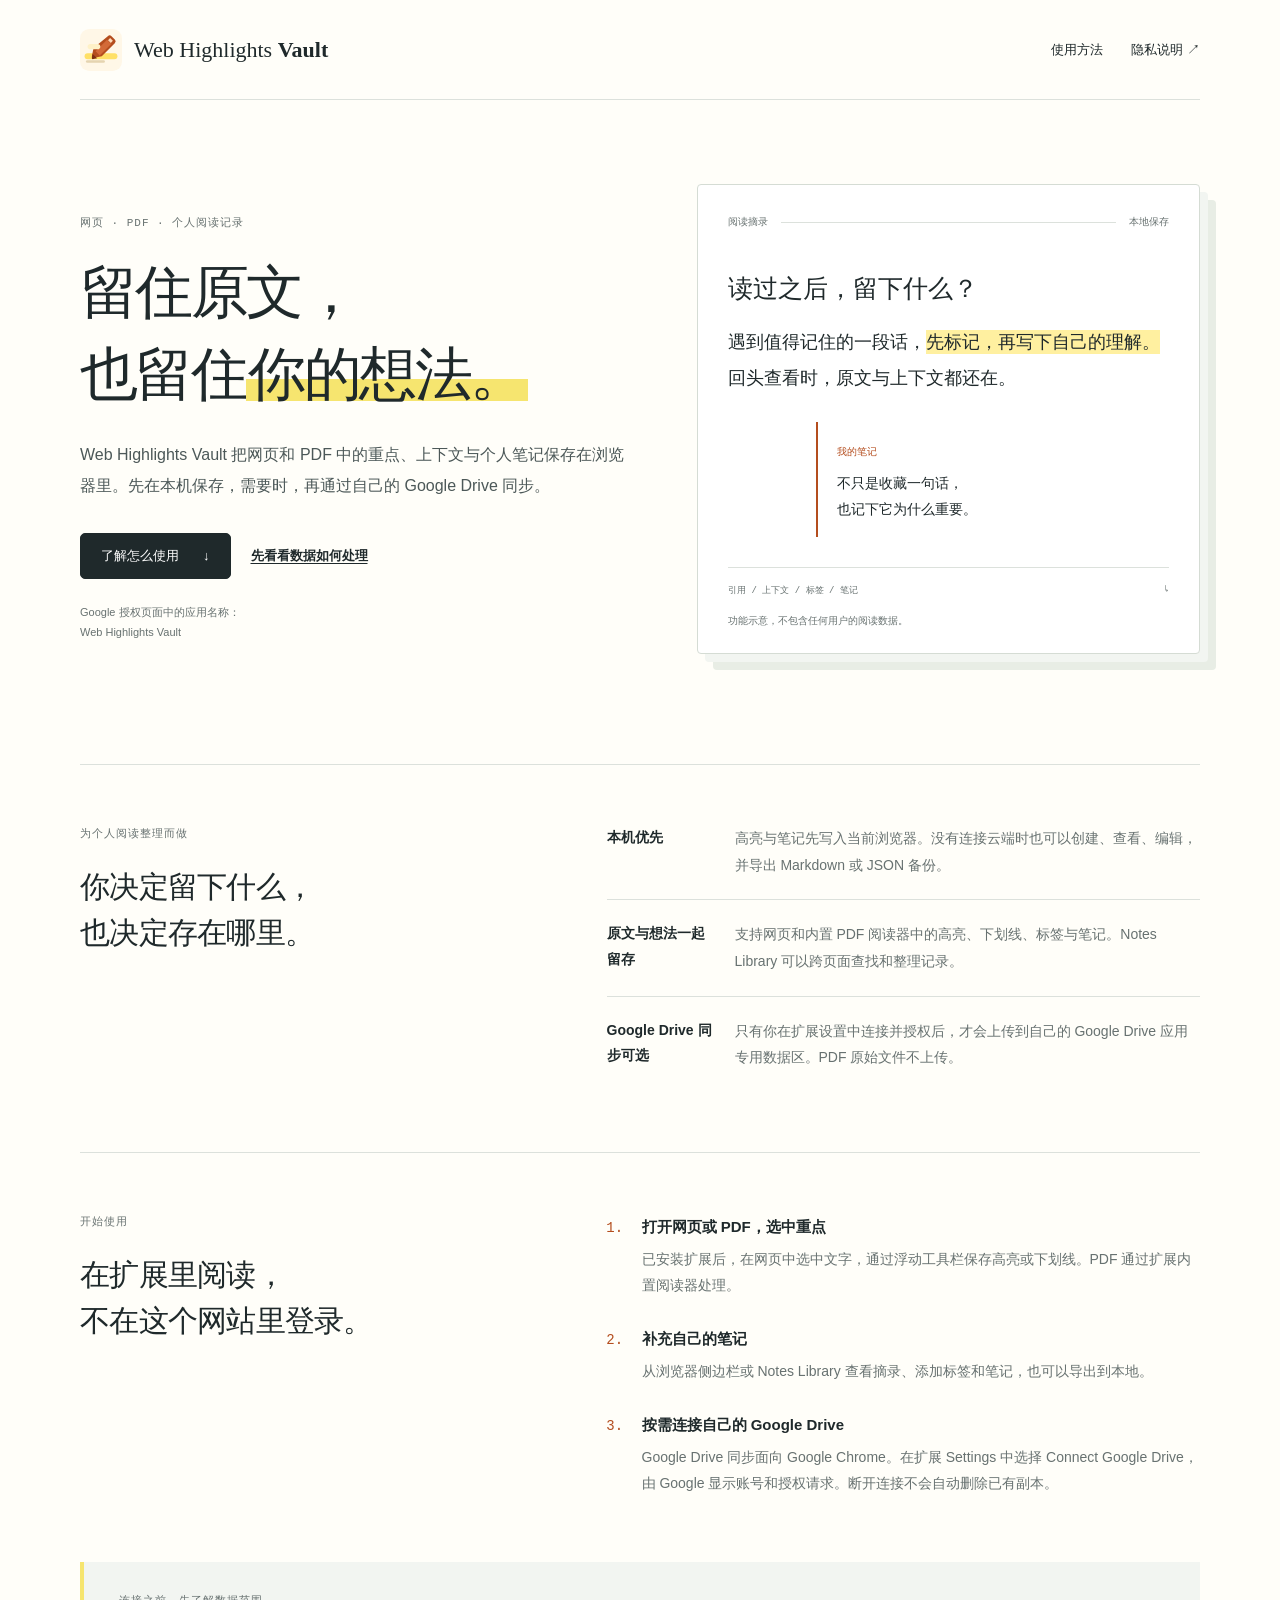
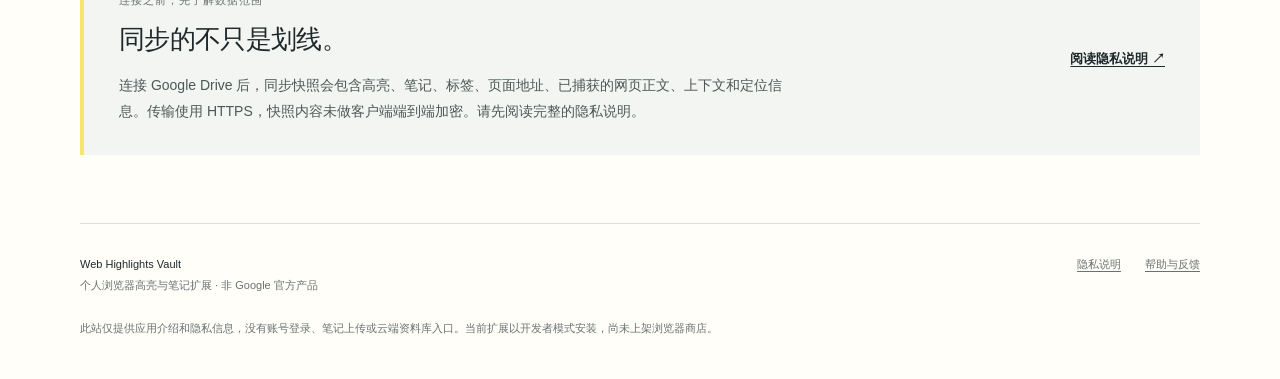
<file: index.html>
<!doctype html>
<html lang="zh-CN">
  <head>
    <meta charset="utf-8">
    <meta name="viewport" content="width=device-width, initial-scale=1">
    <meta name="description" content="Web Highlights Vault 是一个本地优先的浏览器高亮与笔记扩展。保存网页和 PDF 摘录，并可选择通过自己的 Google Drive 同步。">
    <meta name="referrer" content="no-referrer">
    <meta http-equiv="Content-Security-Policy" content="default-src 'none'; img-src 'self'; style-src 'self'; base-uri 'none'; form-action 'none'">
    <link rel="canonical" href="https://cheney-chenen.github.io/web-highlights-vault-info/">
    <link rel="icon" href="icon.svg" type="image/svg+xml">
    <link rel="stylesheet" href="styles.css">
    <title>Web Highlights Vault — 网页高亮与个人笔记</title>
  </head>
  <body>
    <a class="skip-link" href="#content">跳至正文</a>
    <header class="site-header wrap">
      <a class="brand" href="index.html" aria-label="Web Highlights Vault 首页">
        <img src="icon.svg" alt="" width="42" height="42">
        <span>Web Highlights <strong>Vault</strong></span>
      </a>
      <nav aria-label="主导航">
        <a href="#usage">使用方法</a>
        <a href="privacy.html">隐私说明 <span aria-hidden="true">↗</span></a>
      </nav>
    </header>

    <main id="content">
      <section class="hero wrap" aria-labelledby="hero-title">
        <div class="hero-copy">
          <p class="eyebrow">网页 · PDF · 个人阅读记录</p>
          <h1 id="hero-title">留住原文，<br>也留住<span class="marker">你的想法。</span></h1>
          <p class="lead">Web Highlights Vault 把网页和 PDF 中的重点、上下文与个人笔记保存在浏览器里。先在本机保存，需要时，再通过自己的 Google Drive 同步。</p>
          <div class="hero-actions">
            <a class="button" href="#usage">了解怎么使用 <span aria-hidden="true">↓</span></a>
            <a class="text-link" href="privacy.html">先看看数据如何处理</a>
          </div>
          <p class="fine-print">Google 授权页面中的应用名称：<br><strong>Web Highlights Vault</strong></p>
        </div>
        <figure class="reading-sheet" aria-labelledby="demo-caption">
          <div class="sheet-heading"><span>阅读摘录</span><span class="sheet-rule" aria-hidden="true"></span><span>本地保存</span></div>
          <p class="demo-title">读过之后，留下什么？</p>
          <p class="demo-paragraph">遇到值得记住的一段话，<mark>先标记，再写下自己的理解。</mark> 回头查看时，原文与上下文都还在。</p>
          <aside class="margin-note" aria-label="笔记示意">
            <span class="note-label">我的笔记</span>
            <p>不只是收藏一句话，<br>也记下它为什么重要。</p>
          </aside>
          <div class="sheet-bottom"><span>引用 / 上下文 / 标签 / 笔记</span><span aria-hidden="true">↳</span></div>
          <figcaption id="demo-caption">功能示意，不包含任何用户的阅读数据。</figcaption>
        </figure>
      </section>

      <section class="principles wrap" aria-labelledby="principles-title">
        <div class="section-intro">
          <p class="eyebrow">为个人阅读整理而做</p>
          <h2 id="principles-title">你决定留下什么，<br>也决定存在哪里。</h2>
        </div>
        <dl class="feature-list">
          <div><dt>本机优先</dt><dd>高亮与笔记先写入当前浏览器。没有连接云端时也可以创建、查看、编辑，并导出 Markdown 或 JSON 备份。</dd></div>
          <div><dt>原文与想法一起留存</dt><dd>支持网页和内置 PDF 阅读器中的高亮、下划线、标签与笔记。Notes Library 可以跨页面查找和整理记录。</dd></div>
          <div><dt>Google Drive 同步可选</dt><dd>只有你在扩展设置中连接并授权后，才会上传到自己的 Google Drive 应用专用数据区。PDF 原始文件不上传。</dd></div>
        </dl>
      </section>

      <section id="usage" class="usage wrap" aria-labelledby="usage-title">
        <div class="section-intro">
          <p class="eyebrow">开始使用</p>
          <h2 id="usage-title">在扩展里阅读，<br>不在这个网站里登录。</h2>
        </div>
        <ol class="steps">
          <li><h3>打开网页或 PDF，选中重点</h3><p>已安装扩展后，在网页中选中文字，通过浮动工具栏保存高亮或下划线。PDF 通过扩展内置阅读器处理。</p></li>
          <li><h3>补充自己的笔记</h3><p>从浏览器侧边栏或 Notes Library 查看摘录、添加标签和笔记，也可以导出到本地。</p></li>
          <li><h3>按需连接自己的 Google Drive</h3><p>Google Drive 同步面向 Google Chrome。在扩展 Settings 中选择 Connect Google Drive，由 Google 显示账号和授权请求。断开连接不会自动删除已有副本。</p></li>
        </ol>
      </section>

      <section class="data-note wrap" aria-labelledby="data-title">
        <div>
          <p class="eyebrow">连接之前，先了解数据范围</p>
          <h2 id="data-title">同步的不只是划线。</h2>
          <p>连接 Google Drive 后，同步快照会包含高亮、笔记、标签、页面地址、已捕获的网页正文、上下文和定位信息。传输使用 HTTPS，快照内容未做客户端端到端加密。请先阅读完整的隐私说明。</p>
        </div>
        <a class="text-link" href="privacy.html">阅读隐私说明 <span aria-hidden="true">↗</span></a>
      </section>
    </main>

    <footer class="site-footer wrap">
      <p><strong>Web Highlights Vault</strong><br>个人浏览器高亮与笔记扩展 · 非 Google 官方产品</p>
      <div><a href="privacy.html">隐私说明</a><a href="https://github.com/cheney-chenen/web-highlights-vault-info/issues" rel="noreferrer">帮助与反馈</a></div>
      <p class="footer-note">此站仅提供应用介绍和隐私信息，没有账号登录、笔记上传或云端资料库入口。当前扩展以开发者模式安装，尚未上架浏览器商店。</p>
    </footer>
  </body>
</html>
</file>
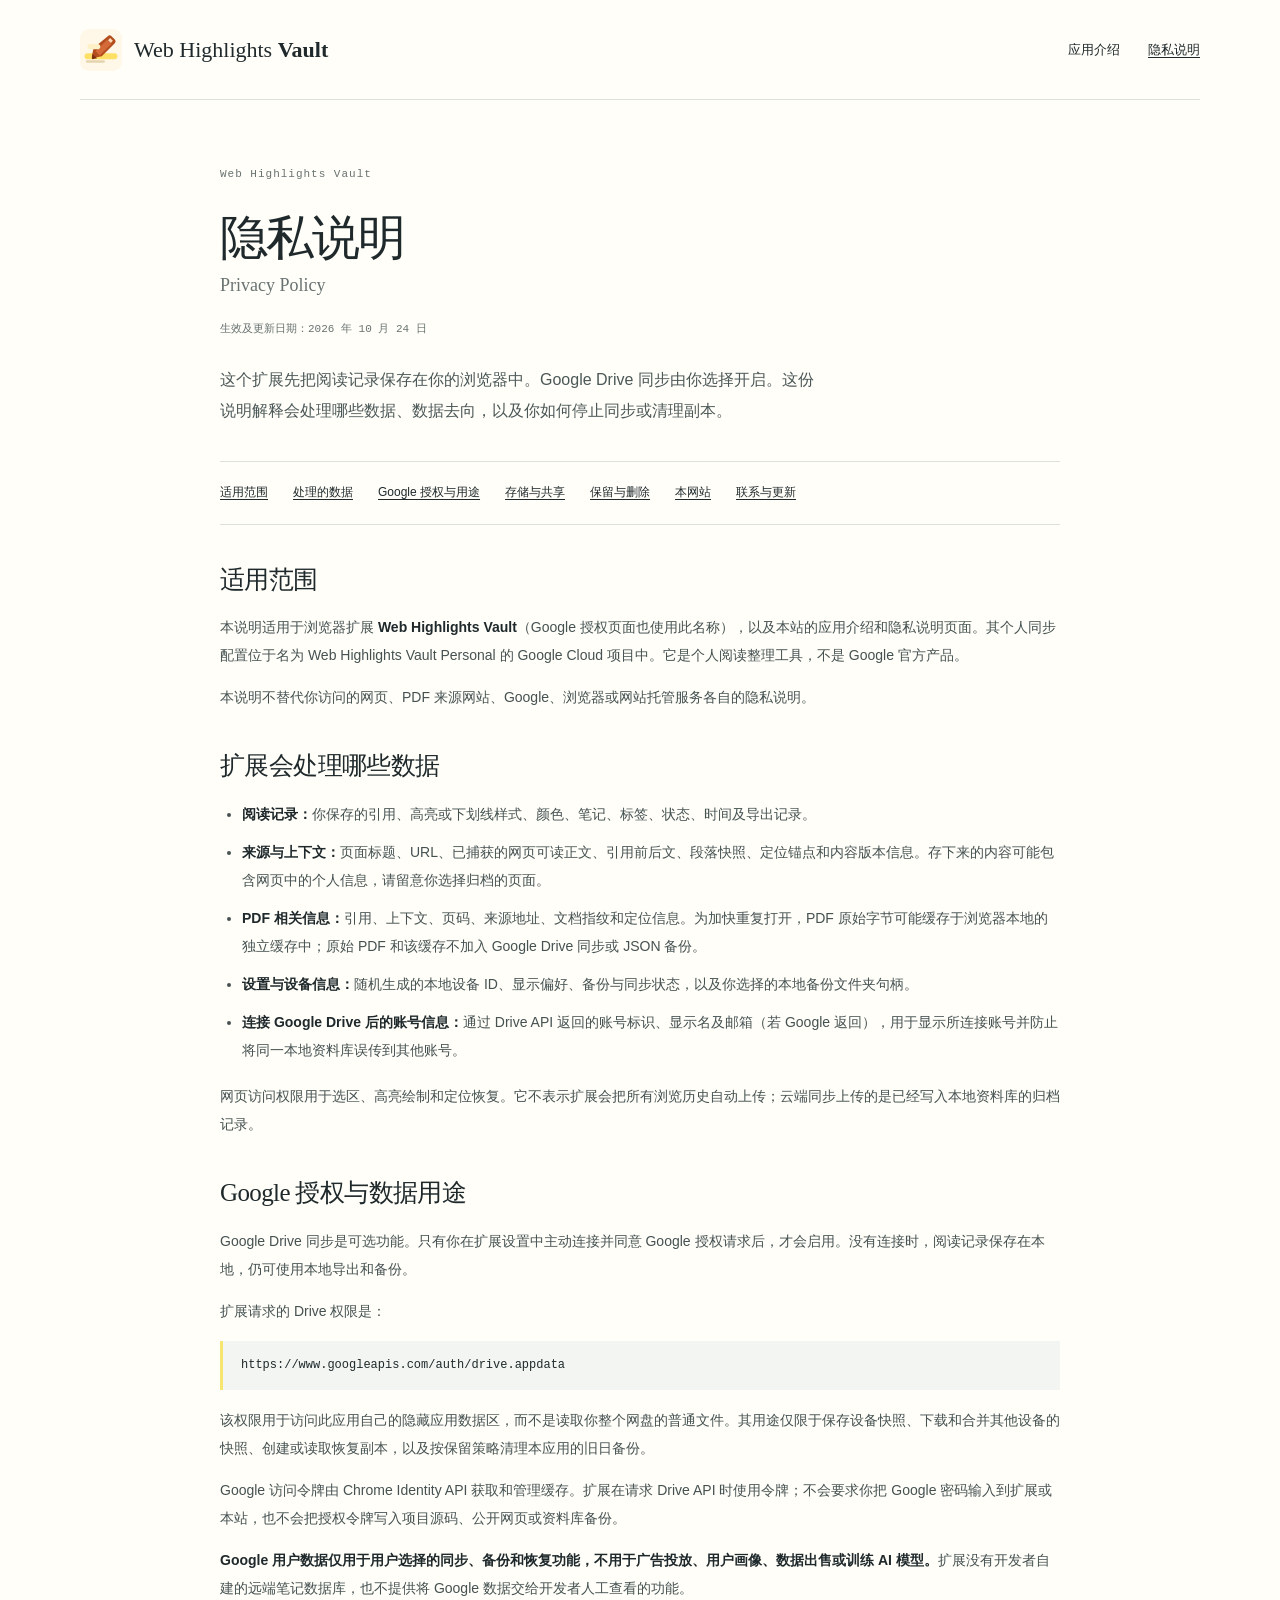
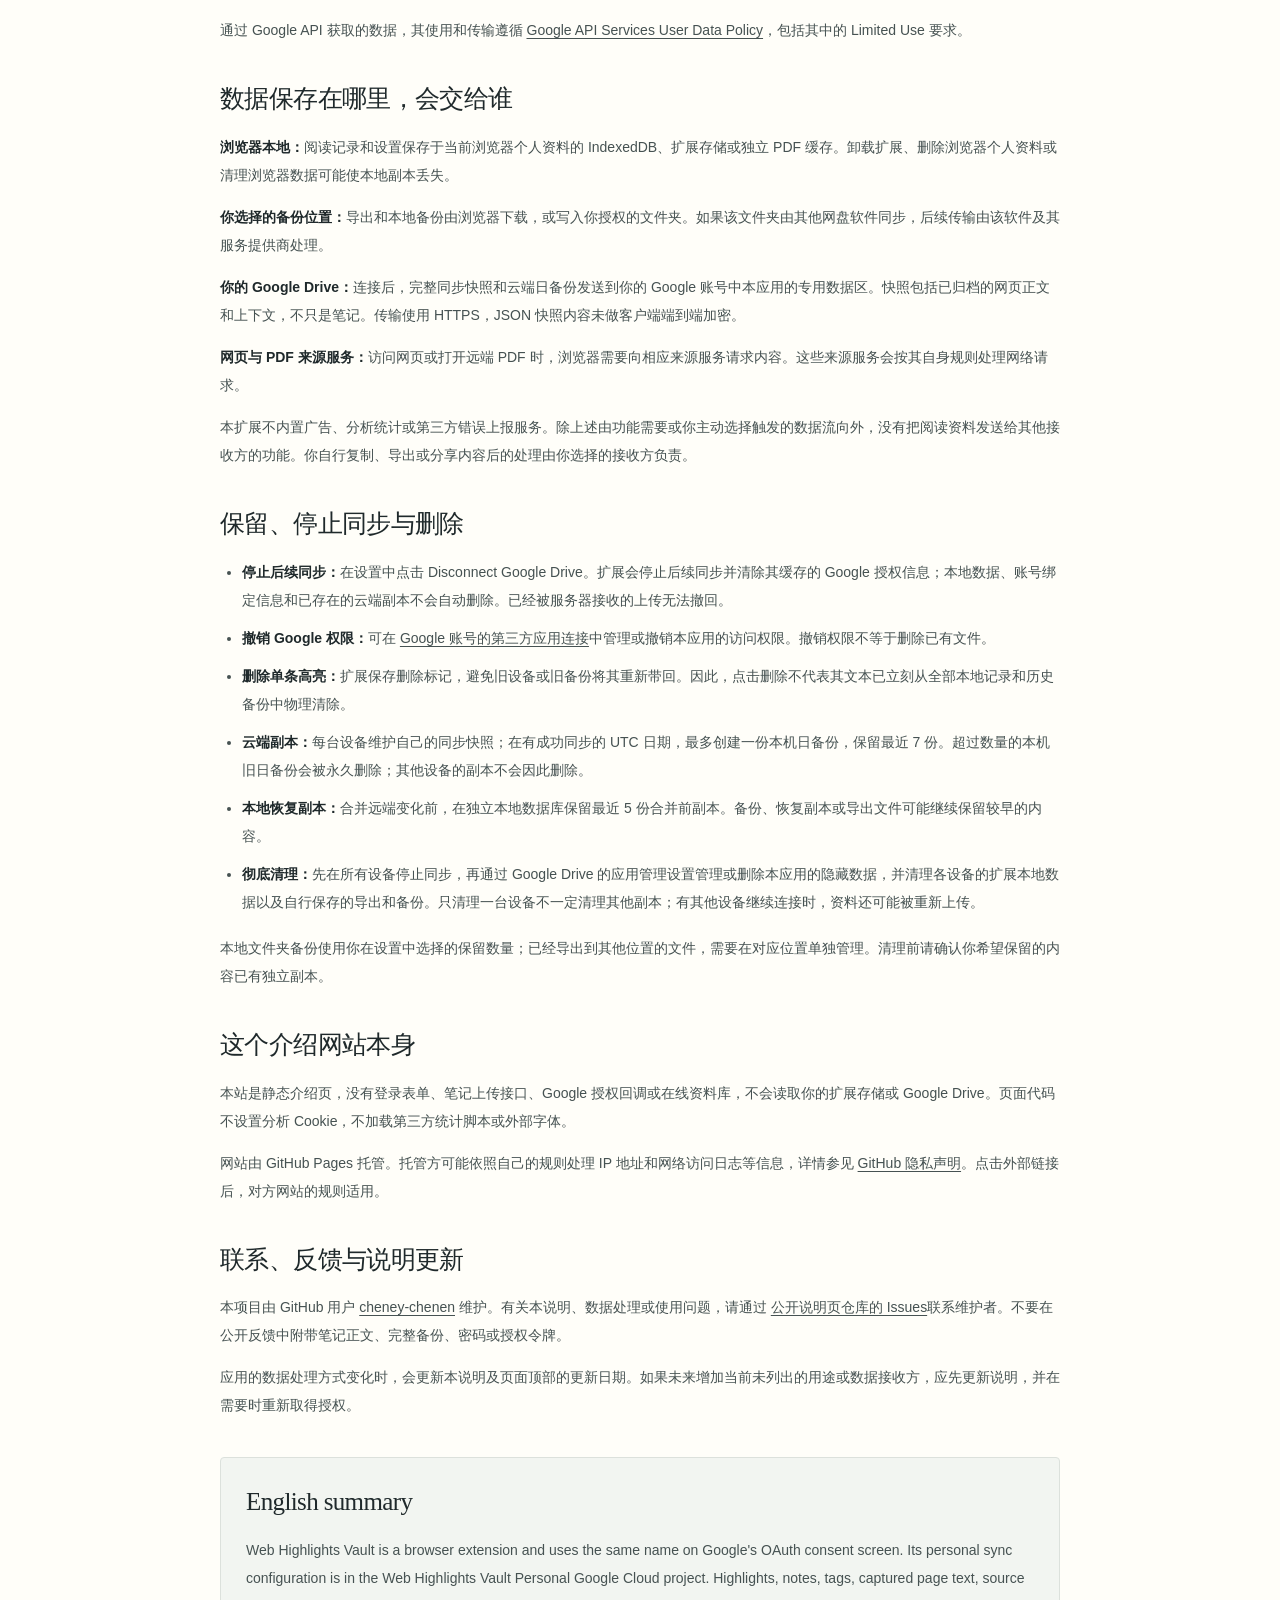
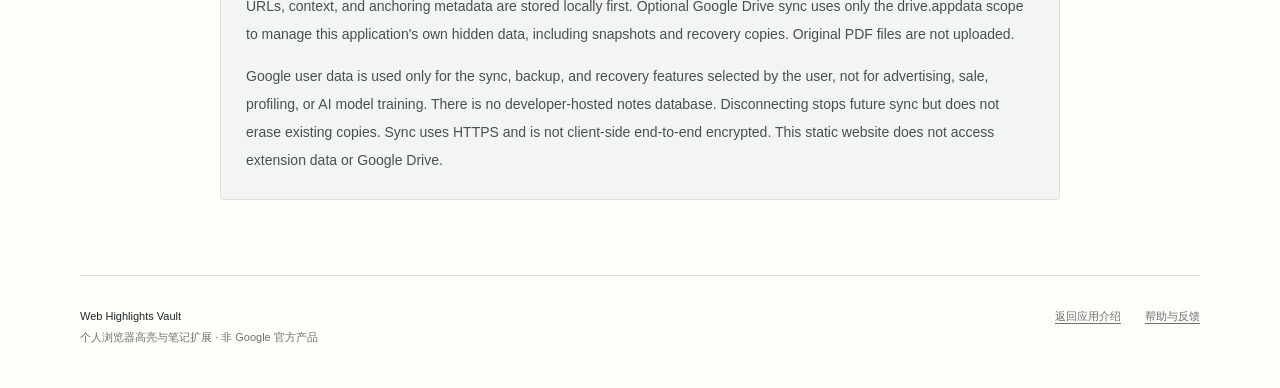
<file: privacy.html>
<!doctype html>
<html lang="zh-CN">
  <head>
    <meta charset="utf-8">
    <meta name="viewport" content="width=device-width, initial-scale=1">
    <meta name="description" content="Web Highlights Vault 隐私说明：本地数据、可选 Google Drive 同步、权限范围、备份保留和删除方式。">
    <meta name="referrer" content="no-referrer">
    <meta http-equiv="Content-Security-Policy" content="default-src 'none'; img-src 'self'; style-src 'self'; base-uri 'none'; form-action 'none'">
    <link rel="canonical" href="https://cheney-chenen.github.io/web-highlights-vault-info/privacy.html">
    <link rel="icon" href="icon.svg" type="image/svg+xml">
    <link rel="stylesheet" href="styles.css">
    <title>隐私说明 / Privacy Policy — Web Highlights Vault</title>
  </head>
  <body>
    <a class="skip-link" href="#content">跳至正文</a>
    <header class="site-header wrap">
      <a class="brand" href="index.html" aria-label="返回 Web Highlights Vault 首页">
        <img src="icon.svg" alt="" width="42" height="42">
        <span>Web Highlights <strong>Vault</strong></span>
      </a>
      <nav aria-label="主导航"><a href="index.html">应用介绍</a><a href="privacy.html" aria-current="page">隐私说明</a></nav>
    </header>

    <main id="content" class="policy wrap">
      <header class="policy-header">
        <p class="eyebrow">Web Highlights Vault</p>
        <h1>隐私说明</h1>
        <p class="policy-subtitle">Privacy Policy</p>
        <p class="policy-date">生效及更新日期：2026 年 10 月 24 日</p>
        <p class="lead">这个扩展先把阅读记录保存在你的浏览器中。Google Drive 同步由你选择开启。这份说明解释会处理哪些数据、数据去向，以及你如何停止同步或清理副本。</p>
      </header>

      <nav class="policy-toc" aria-label="隐私说明目录">
        <a href="#scope">适用范围</a><a href="#data">处理的数据</a><a href="#google">Google 授权与用途</a><a href="#storage">存储与共享</a><a href="#control">保留与删除</a><a href="#website">本网站</a><a href="#contact">联系与更新</a>
      </nav>

      <article class="policy-body">
        <section id="scope">
          <h2>适用范围</h2>
          <p>本说明适用于浏览器扩展 <strong>Web Highlights Vault</strong>（Google 授权页面也使用此名称），以及本站的应用介绍和隐私说明页面。其个人同步配置位于名为 Web Highlights Vault Personal 的 Google Cloud 项目中。它是个人阅读整理工具，不是 Google 官方产品。</p>
          <p>本说明不替代你访问的网页、PDF 来源网站、Google、浏览器或网站托管服务各自的隐私说明。</p>
        </section>

        <section id="data">
          <h2>扩展会处理哪些数据</h2>
          <ul>
            <li><strong>阅读记录：</strong>你保存的引用、高亮或下划线样式、颜色、笔记、标签、状态、时间及导出记录。</li>
            <li><strong>来源与上下文：</strong>页面标题、URL、已捕获的网页可读正文、引用前后文、段落快照、定位锚点和内容版本信息。存下来的内容可能包含网页中的个人信息，请留意你选择归档的页面。</li>
            <li><strong>PDF 相关信息：</strong>引用、上下文、页码、来源地址、文档指纹和定位信息。为加快重复打开，PDF 原始字节可能缓存于浏览器本地的独立缓存中；原始 PDF 和该缓存不加入 Google Drive 同步或 JSON 备份。</li>
            <li><strong>设置与设备信息：</strong>随机生成的本地设备 ID、显示偏好、备份与同步状态，以及你选择的本地备份文件夹句柄。</li>
            <li><strong>连接 Google Drive 后的账号信息：</strong>通过 Drive API 返回的账号标识、显示名及邮箱（若 Google 返回），用于显示所连接账号并防止将同一本地资料库误传到其他账号。</li>
          </ul>
          <p>网页访问权限用于选区、高亮绘制和定位恢复。它不表示扩展会把所有浏览历史自动上传；云端同步上传的是已经写入本地资料库的归档记录。</p>
        </section>

        <section id="google">
          <h2>Google 授权与数据用途</h2>
          <p>Google Drive 同步是可选功能。只有你在扩展设置中主动连接并同意 Google 授权请求后，才会启用。没有连接时，阅读记录保存在本地，仍可使用本地导出和备份。</p>
          <p>扩展请求的 Drive 权限是：</p>
          <code class="scope-code">https://www.googleapis.com/auth/drive.appdata</code>
          <p>该权限用于访问此应用自己的隐藏应用数据区，而不是读取你整个网盘的普通文件。其用途仅限于保存设备快照、下载和合并其他设备的快照、创建或读取恢复副本，以及按保留策略清理本应用的旧日备份。</p>
          <p>Google 访问令牌由 Chrome Identity API 获取和管理缓存。扩展在请求 Drive API 时使用令牌；不会要求你把 Google 密码输入到扩展或本站，也不会把授权令牌写入项目源码、公开网页或资料库备份。</p>
          <p><strong>Google 用户数据仅用于用户选择的同步、备份和恢复功能，不用于广告投放、用户画像、数据出售或训练 AI 模型。</strong>扩展没有开发者自建的远端笔记数据库，也不提供将 Google 数据交给开发者人工查看的功能。</p>
          <p>通过 Google API 获取的数据，其使用和传输遵循 <a href="https://developers.google.com/terms/api-services-user-data-policy" rel="noreferrer">Google API Services User Data Policy</a>，包括其中的 Limited Use 要求。</p>
        </section>

        <section id="storage">
          <h2>数据保存在哪里，会交给谁</h2>
          <p><strong>浏览器本地：</strong>阅读记录和设置保存于当前浏览器个人资料的 IndexedDB、扩展存储或独立 PDF 缓存。卸载扩展、删除浏览器个人资料或清理浏览器数据可能使本地副本丢失。</p>
          <p><strong>你选择的备份位置：</strong>导出和本地备份由浏览器下载，或写入你授权的文件夹。如果该文件夹由其他网盘软件同步，后续传输由该软件及其服务提供商处理。</p>
          <p><strong>你的 Google Drive：</strong>连接后，完整同步快照和云端日备份发送到你的 Google 账号中本应用的专用数据区。快照包括已归档的网页正文和上下文，不只是笔记。传输使用 HTTPS，JSON 快照内容未做客户端端到端加密。</p>
          <p><strong>网页与 PDF 来源服务：</strong>访问网页或打开远端 PDF 时，浏览器需要向相应来源服务请求内容。这些来源服务会按其自身规则处理网络请求。</p>
          <p>本扩展不内置广告、分析统计或第三方错误上报服务。除上述由功能需要或你主动选择触发的数据流向外，没有把阅读资料发送给其他接收方的功能。你自行复制、导出或分享内容后的处理由你选择的接收方负责。</p>
        </section>

        <section id="control">
          <h2>保留、停止同步与删除</h2>
          <ul>
            <li><strong>停止后续同步：</strong>在设置中点击 Disconnect Google Drive。扩展会停止后续同步并清除其缓存的 Google 授权信息；本地数据、账号绑定信息和已存在的云端副本不会自动删除。已经被服务器接收的上传无法撤回。</li>
            <li><strong>撤销 Google 权限：</strong>可在 <a href="https://myaccount.google.com/connections" rel="noreferrer">Google 账号的第三方应用连接</a>中管理或撤销本应用的访问权限。撤销权限不等于删除已有文件。</li>
            <li><strong>删除单条高亮：</strong>扩展保存删除标记，避免旧设备或旧备份将其重新带回。因此，点击删除不代表其文本已立刻从全部本地记录和历史备份中物理清除。</li>
            <li><strong>云端副本：</strong>每台设备维护自己的同步快照；在有成功同步的 UTC 日期，最多创建一份本机日备份，保留最近 7 份。超过数量的本机旧日备份会被永久删除；其他设备的副本不会因此删除。</li>
            <li><strong>本地恢复副本：</strong>合并远端变化前，在独立本地数据库保留最近 5 份合并前副本。备份、恢复副本或导出文件可能继续保留较早的内容。</li>
            <li><strong>彻底清理：</strong>先在所有设备停止同步，再通过 Google Drive 的应用管理设置管理或删除本应用的隐藏数据，并清理各设备的扩展本地数据以及自行保存的导出和备份。只清理一台设备不一定清理其他副本；有其他设备继续连接时，资料还可能被重新上传。</li>
          </ul>
          <p>本地文件夹备份使用你在设置中选择的保留数量；已经导出到其他位置的文件，需要在对应位置单独管理。清理前请确认你希望保留的内容已有独立副本。</p>
        </section>

        <section id="website">
          <h2>这个介绍网站本身</h2>
          <p>本站是静态介绍页，没有登录表单、笔记上传接口、Google 授权回调或在线资料库，不会读取你的扩展存储或 Google Drive。页面代码不设置分析 Cookie，不加载第三方统计脚本或外部字体。</p>
          <p>网站由 GitHub Pages 托管。托管方可能依照自己的规则处理 IP 地址和网络访问日志等信息，详情参见 <a href="https://docs.github.com/en/site-policy/privacy-policies/github-general-privacy-statement" rel="noreferrer">GitHub 隐私声明</a>。点击外部链接后，对方网站的规则适用。</p>
        </section>

        <section id="contact">
          <h2>联系、反馈与说明更新</h2>
          <p>本项目由 GitHub 用户 <a href="https://github.com/cheney-chenen" rel="noreferrer">cheney-chenen</a> 维护。有关本说明、数据处理或使用问题，请通过 <a href="https://github.com/cheney-chenen/web-highlights-vault-info/issues" rel="noreferrer">公开说明页仓库的 Issues</a>联系维护者。不要在公开反馈中附带笔记正文、完整备份、密码或授权令牌。</p>
          <p>应用的数据处理方式变化时，会更新本说明及页面顶部的更新日期。如果未来增加当前未列出的用途或数据接收方，应先更新说明，并在需要时重新取得授权。</p>
        </section>

        <section class="english-summary" lang="en" aria-labelledby="english-title">
          <h2 id="english-title">English summary</h2>
          <p>Web Highlights Vault is a browser extension and uses the same name on Google's OAuth consent screen. Its personal sync configuration is in the Web Highlights Vault Personal Google Cloud project. Highlights, notes, tags, captured page text, source URLs, context, and anchoring metadata are stored locally first. Optional Google Drive sync uses only the drive.appdata scope to manage this application's own hidden data, including snapshots and recovery copies. Original PDF files are not uploaded.</p>
          <p>Google user data is used only for the sync, backup, and recovery features selected by the user, not for advertising, sale, profiling, or AI model training. There is no developer-hosted notes database. Disconnecting stops future sync but does not erase existing copies. Sync uses HTTPS and is not client-side end-to-end encrypted. This static website does not access extension data or Google Drive.</p>
        </section>
      </article>
    </main>

    <footer class="site-footer wrap">
      <p><strong>Web Highlights Vault</strong><br>个人浏览器高亮与笔记扩展 · 非 Google 官方产品</p>
      <div><a href="index.html">返回应用介绍</a><a href="https://github.com/cheney-chenen/web-highlights-vault-info/issues" rel="noreferrer">帮助与反馈</a></div>
    </footer>
  </body>
</html>
</file>
<file: styles.css>
:root {
  color-scheme: light;
  --paper: #fffef9;
  --ink: #1f292b;
  --muted: #687271;
  --line: #dce1dc;
  --highlight: #f6e56f;
  --pen: #b44d1e;
  --quiet: #f2f5f1;
  --body: -apple-system, BlinkMacSystemFont, "Segoe UI", "PingFang SC", "Microsoft YaHei", sans-serif;
  --display: Georgia, "Times New Roman", "Songti SC", "STSong", serif;
  --utility: ui-monospace, "SFMono-Regular", Consolas, monospace;
}
* { box-sizing: border-box; }
html { scroll-behavior: smooth; scroll-padding-top: 28px; }
body { margin: 0; background: var(--paper); color: var(--ink); font: 16px/1.8 var(--body); -webkit-font-smoothing: antialiased; }
a { color: inherit; text-underline-offset: .24em; }
a:hover { color: var(--pen); }
a:focus-visible, summary:focus-visible { outline: 3px solid var(--pen); outline-offset: 5px; border-radius: 2px; }
img { max-width: 100%; display: block; }
p, h1, h2, h3, figure, dl, dd { margin: 0; }
.wrap { width: min(1120px, calc(100% - 80px)); margin-inline: auto; }
.skip-link { position: absolute; z-index: 10; left: 20px; top: -80px; padding: 10px 18px; background: var(--ink); color: white; }
.skip-link:focus { top: 12px; }
.site-header { min-height: 100px; display: flex; align-items: center; justify-content: space-between; gap: 24px; border-bottom: 1px solid var(--line); }
.brand { display: inline-flex; align-items: center; gap: 12px; text-decoration: none; font: 22px/1.15 var(--display); }
.brand strong { font-weight: 700; }
.site-header nav { display: flex; gap: 28px; font-size: 13px; white-space: nowrap; }
.site-header nav a { text-decoration: none; }
.site-header nav a[aria-current] { text-decoration: underline; }
.hero { display: grid; grid-template-columns: 1.1fr 1fr; align-items: center; gap: 64px; padding-block: 84px 92px; }
.hero > *, .principles > *, .usage > * { min-width: 0; }
.eyebrow { margin-bottom: 20px; font: 11px/1.7 var(--utility); letter-spacing: .09em; color: var(--muted); }
h1 { font: 500 clamp(36px, 4.7vw, 58px)/1.4 var(--display); letter-spacing: -.045em; }
.marker { background: linear-gradient(transparent 57%, var(--highlight) 57%, var(--highlight) 91%, transparent 91%); padding-inline: .04em; }
.lead { margin-top: 24px; max-width: 38em; color: #4c5858; font-size: 16px; line-height: 1.95; }
.hero-actions { display: flex; align-items: center; flex-wrap: wrap; gap: 20px; margin-top: 32px; }
.button { display: inline-flex; gap: 24px; justify-content: space-between; align-items: center; min-height: 46px; padding: 10px 20px; border: 1px solid var(--ink); border-radius: 5px; background: var(--ink); color: white; font-size: 13px; text-decoration: none; }
.button:hover { background: var(--pen); color: white; border-color: var(--pen); }
.text-link { width: fit-content; font-size: 13px; font-weight: 600; }
.fine-print { margin-top: 24px; color: var(--muted); font-size: 11px; line-height: 1.8; }
.fine-print strong { font-weight: 500; }
.reading-sheet { position: relative; margin-bottom: 18px; padding: 29px 30px 23px; border: 1px solid #d5dcd4; border-radius: 4px; background: #fff; box-shadow: 8px 8px 0 var(--quiet), 16px 16px 0 #e8ede5; }
.sheet-heading, .sheet-bottom { display: flex; align-items: center; justify-content: space-between; gap: 13px; color: var(--muted); font: 10px/1.7 var(--utility); }
.sheet-rule { flex: 1; height: 1px; background: var(--line); }
.demo-title { margin-top: 40px; margin-bottom: 18px; font: 500 25px/1.4 var(--display); }
.demo-paragraph { font: 18px/2 var(--display); }
.demo-paragraph mark { background: #fff0a0; color: inherit; padding-block: 2px; box-decoration-break: clone; -webkit-box-decoration-break: clone; }
.margin-note { margin-top: 26px; margin-left: 20%; padding: 14px 0 14px 19px; border-left: 2px solid var(--pen); }
.note-label { color: var(--pen); font-size: 10px; }
.margin-note p { margin-top: 5px; font-size: 14px; line-height: 1.9; }
.sheet-bottom { margin-top: 30px; border-top: 1px solid var(--line); padding-top: 16px; font-size: 9px; }
figcaption { margin-top: 13px; color: var(--muted); font-size: 10px; }
h2 { font: 500 30px/1.55 var(--display); letter-spacing: -.025em; }
.principles, .usage { display: grid; grid-template-columns: 1fr 1.3fr; gap: 70px; border-top: 1px solid var(--line); padding-block: 60px; }
.feature-list > div { display: grid; grid-template-columns: 110px 1fr; gap: 18px; padding-block: 21px; border-top: 1px solid var(--line); }
.feature-list > div:first-child { padding-top: 0; border-top: 0; }
.feature-list dt { font-size: 14px; font-weight: 600; }
.feature-list dd { color: var(--muted); font-size: 14px; line-height: 1.9; }
.steps { margin: 0; padding-left: 25px; }
.steps li { padding-left: 10px; margin-bottom: 26px; }
.steps li:last-child { margin-bottom: 0; }
.steps li::marker { color: var(--pen); font: 14px var(--utility); }
.steps h3 { font-size: 15px; font-weight: 600; }
.steps p { margin-top: 6px; color: var(--muted); font-size: 14px; line-height: 1.9; }
.data-note { display: flex; align-items: center; gap: 60px; justify-content: space-between; margin-block: 5px 68px; padding: 30px 35px; border-left: 4px solid var(--highlight); background: var(--quiet); }
.data-note .eyebrow { margin-bottom: 9px; }
.data-note h2 { font-size: 26px; }
.data-note p:not(.eyebrow) { max-width: 680px; margin-top: 12px; color: #4c5858; font-size: 14px; line-height: 1.9; }
.data-note > a { flex-shrink: 0; }
.site-footer { display: grid; grid-template-columns: 1fr auto; gap: 22px; padding-block: 30px 40px; border-top: 1px solid var(--line); color: var(--muted); font-size: 11px; line-height: 1.9; }
.site-footer strong { font-weight: 500; color: var(--ink); }
.site-footer > div { display: flex; align-items: start; gap: 24px; }
.footer-note { grid-column: 1 / -1; max-width: 800px; }
.policy { max-width: 840px; padding-block: 65px 75px; }
.policy h1 { font-size: 48px; }
.policy-subtitle { margin-top: 4px; color: var(--muted); font: 18px var(--display); }
.policy-date { margin-top: 24px; color: var(--muted); font: 11px/1.8 var(--utility); }
.policy-toc { display: flex; flex-wrap: wrap; gap: 10px 25px; margin-top: 35px; padding-block: 20px; border-block: 1px solid var(--line); font-size: 12px; }
.policy-body section { padding-top: 36px; }
.policy-body h2 { margin-bottom: 14px; font-size: 25px; }
.policy-body p, .policy-body li { font-size: 14px; line-height: 2; color: #465252; }
.policy-body p + p { margin-top: 14px; }
.policy-body ul { padding-left: 22px; margin: 0 0 18px; }
.policy-body li + li { margin-top: 10px; }
.policy-body strong { font-weight: 600; color: var(--ink); }
.scope-code { display: block; padding: 14px 18px; margin-block: 16px; overflow-wrap: anywhere; border-left: 3px solid var(--highlight); background: var(--quiet); font: 12px/1.8 var(--utility); }
.english-summary { margin-top: 38px; padding: 25px !important; border: 1px solid var(--line); border-radius: 4px; background: var(--quiet); }
@media (max-width: 900px) {
  .wrap { width: calc(100% - 48px); }
  .hero { gap: 30px; padding-block: 60px; }
  h1 { font-size: 42px; }
  .reading-sheet { padding: 24px; }
  .principles, .usage { gap: 35px; grid-template-columns: .9fr 1.3fr; }
  .feature-list > div { grid-template-columns: 1fr; gap: 7px; }
  .data-note { gap: 25px; }
}
@media (max-width: 680px) {
  .wrap { width: calc(100% - 40px); }
  .site-header { min-height: 80px; gap: 15px; }
  .brand { gap: 8px; font-size: 17px; }
  .brand img { width: 34px; height: 34px; }
  .site-header nav { gap: 17px; font-size: 11px; }
  .site-header nav a:first-child { display: none; }
  .hero { grid-template-columns: 1fr; padding-block: 45px 57px; gap: 43px; }
  h1 { font-size: 42px; }
  .lead { font-size: 15px; margin-top: 20px; }
  .hero-actions { gap: 18px; margin-top: 25px; }
  .fine-print { margin-top: 21px; }
  .reading-sheet { margin-right: 16px; padding: 24px; }
  .demo-title { margin-top: 26px; font-size: 24px; }
  .demo-paragraph { font-size: 17px; }
  .margin-note { margin-left: 12%; }
  .principles, .usage { grid-template-columns: 1fr; gap: 30px; padding-block: 43px; }
  h2 { font-size: 29px; }
  .feature-list > div { grid-template-columns: 1fr; gap: 6px; padding-block: 20px; }
  .data-note { display: grid; padding: 25px 22px; gap: 22px; margin-bottom: 42px; }
  .site-footer { grid-template-columns: 1fr; padding-block: 26px; gap: 17px; }
  .site-footer > div { gap: 24px; }
  .policy { padding-block: 42px 50px; }
  .policy h1 { font-size: 39px; }
  .policy-toc { gap: 10px 20px; margin-top: 25px; }
  .policy-body section { padding-top: 30px; }
  .policy-body h2 { font-size: 24px; }
  .english-summary { padding: 20px !important; }
}
@media (prefers-reduced-motion: reduce) { html { scroll-behavior: auto; } }
</file>
